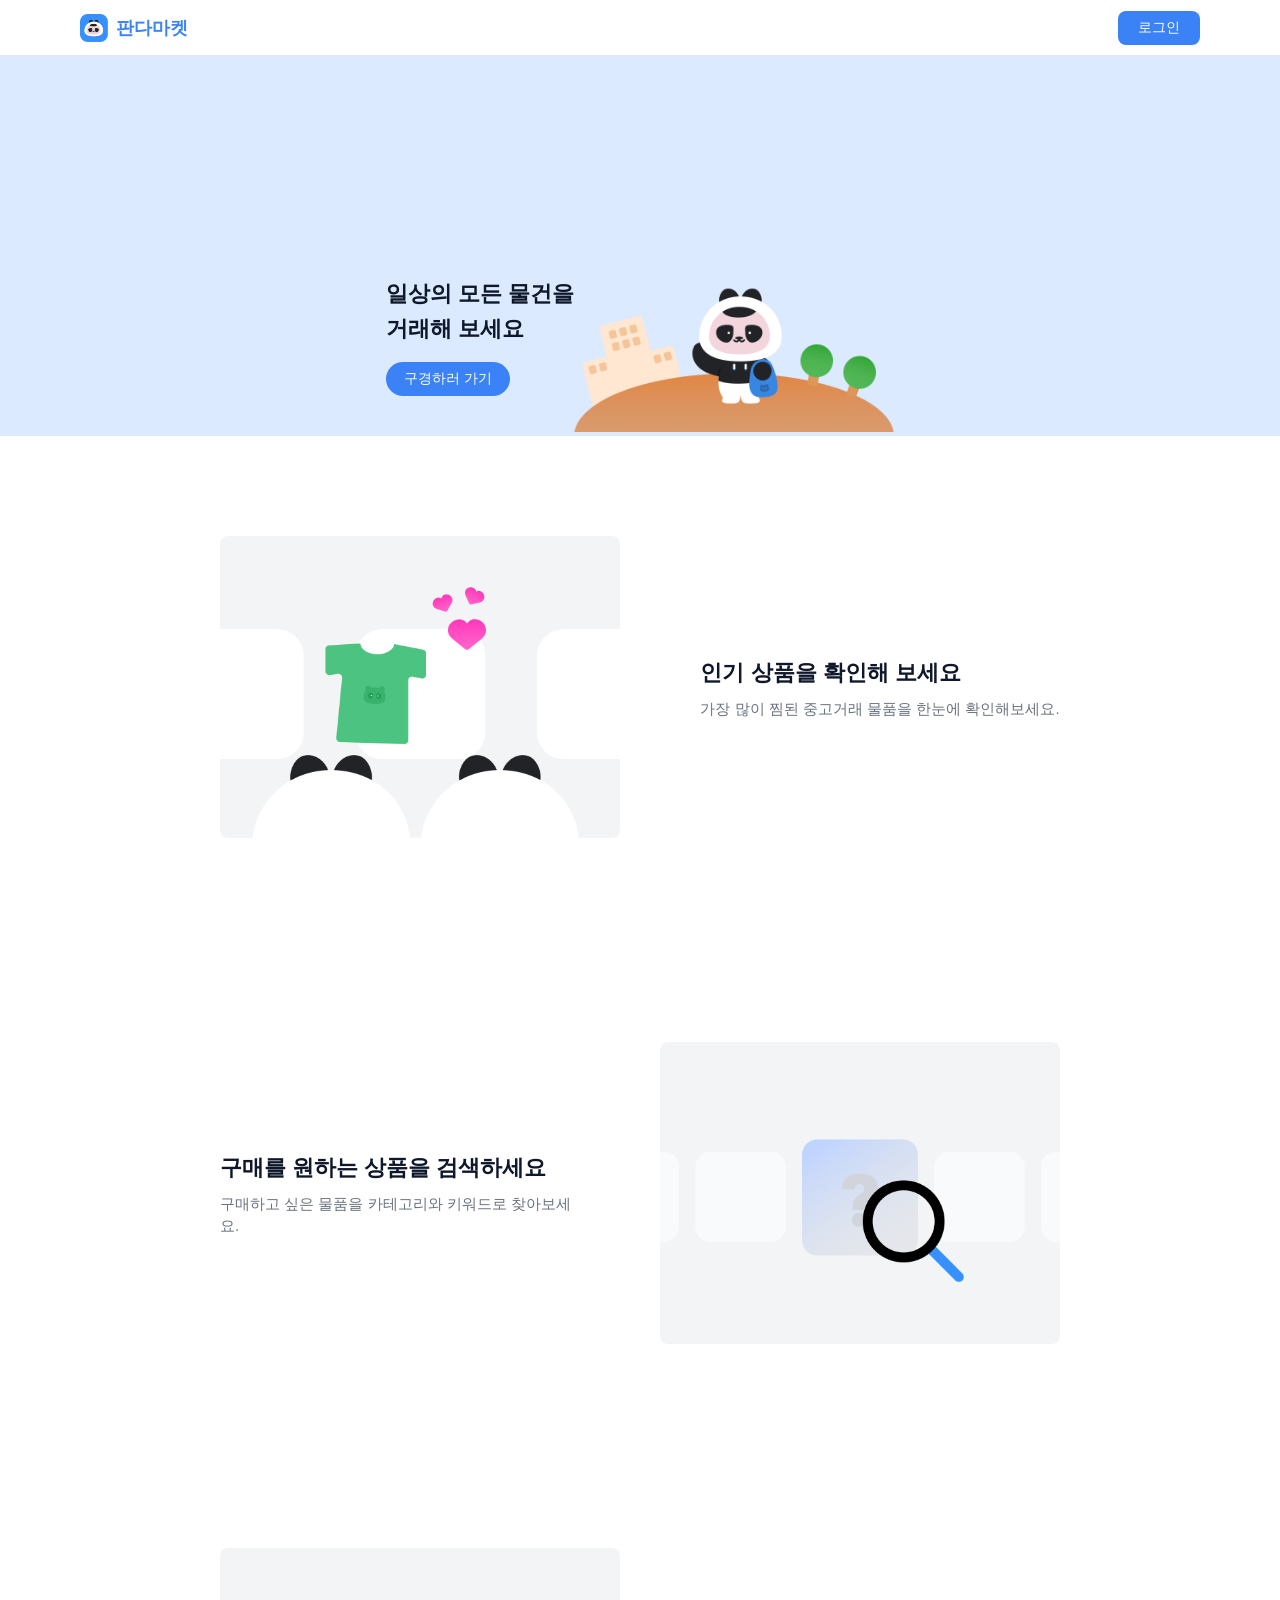
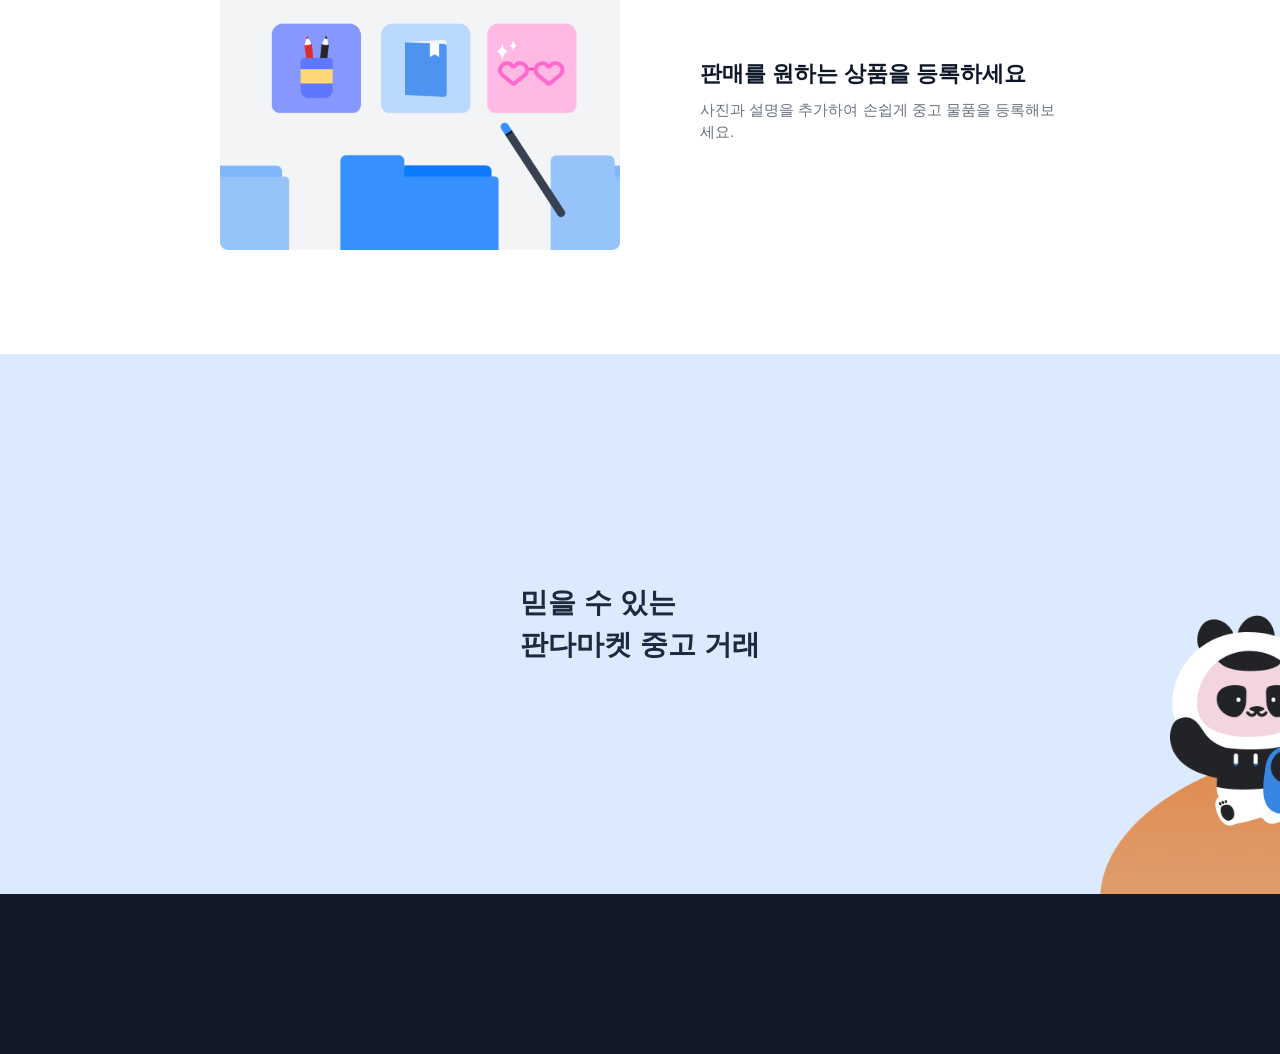
<file: index.html>
<!DOCTYPE html>
<html lang="ko">
<head>
  <meta charset="utf-8" />
  <meta name="viewport" content="width=1920" />
  <title>판다마켓</title>
  <link rel="stylesheet" href="style.css">
</head>
<body>
  <nav>
    <div class="nav-left">
      <img src="logo.png">
      <a class="nav-title" href="/">판다마켓</a>
    </div>
    <a class="nav-btn" href="/login">로그인</a>
  </nav>

  <section class="hero">
    <div class="hero-text">
      <h1>일상의 모든 물건을<br>거래해 보세요</h1>
      <a class="btn" href="/items">구경하러 가기</a>
    </div>
    <div class="hero-image">
      <img src="img1.png">
    </div>
  </section>

  <section class="section">
    <div class="img-box">
      <img src="img3.png">
    </div>
    <div class="text-box">
      <h2>인기 상품을 확인해 보세요</h2>
      <p>가장 많이 찜된 중고거래 물품을 한눈에 확인해보세요.</p>
    </div>
  </section>

  <section class="section reverse">
    <div class="img-box">
      <img src="img4.png">
    </div>
    <div class="text-box">
      <h2>구매를 원하는 상품을 검색하세요</h2>
      <p>구매하고 싶은 물품을 카테고리와 키워드로 찾아보세요.</p>
    </div>
  </section>

  <section class="section">
    <div class="img-box">
      <img src="img5.png">
    </div>
    <div class="text-box">
      <h2>판매를 원하는 상품을 등록하세요</h2>
      <p>사진과 설명을 추가하여 손쉽게 중고 물품을 등록해보세요.</p>
    </div>
  </section>

  <section class="final">
    <div class="final-text">
      <h2>믿을 수 있는<br>판다마켓 중고 거래</h2>
    </div>
    <div class="final-image">
      <img src="img2.png">
    </div>
  </section>

  <div class="bottom-space"></div>
</body>
</html>
</file>
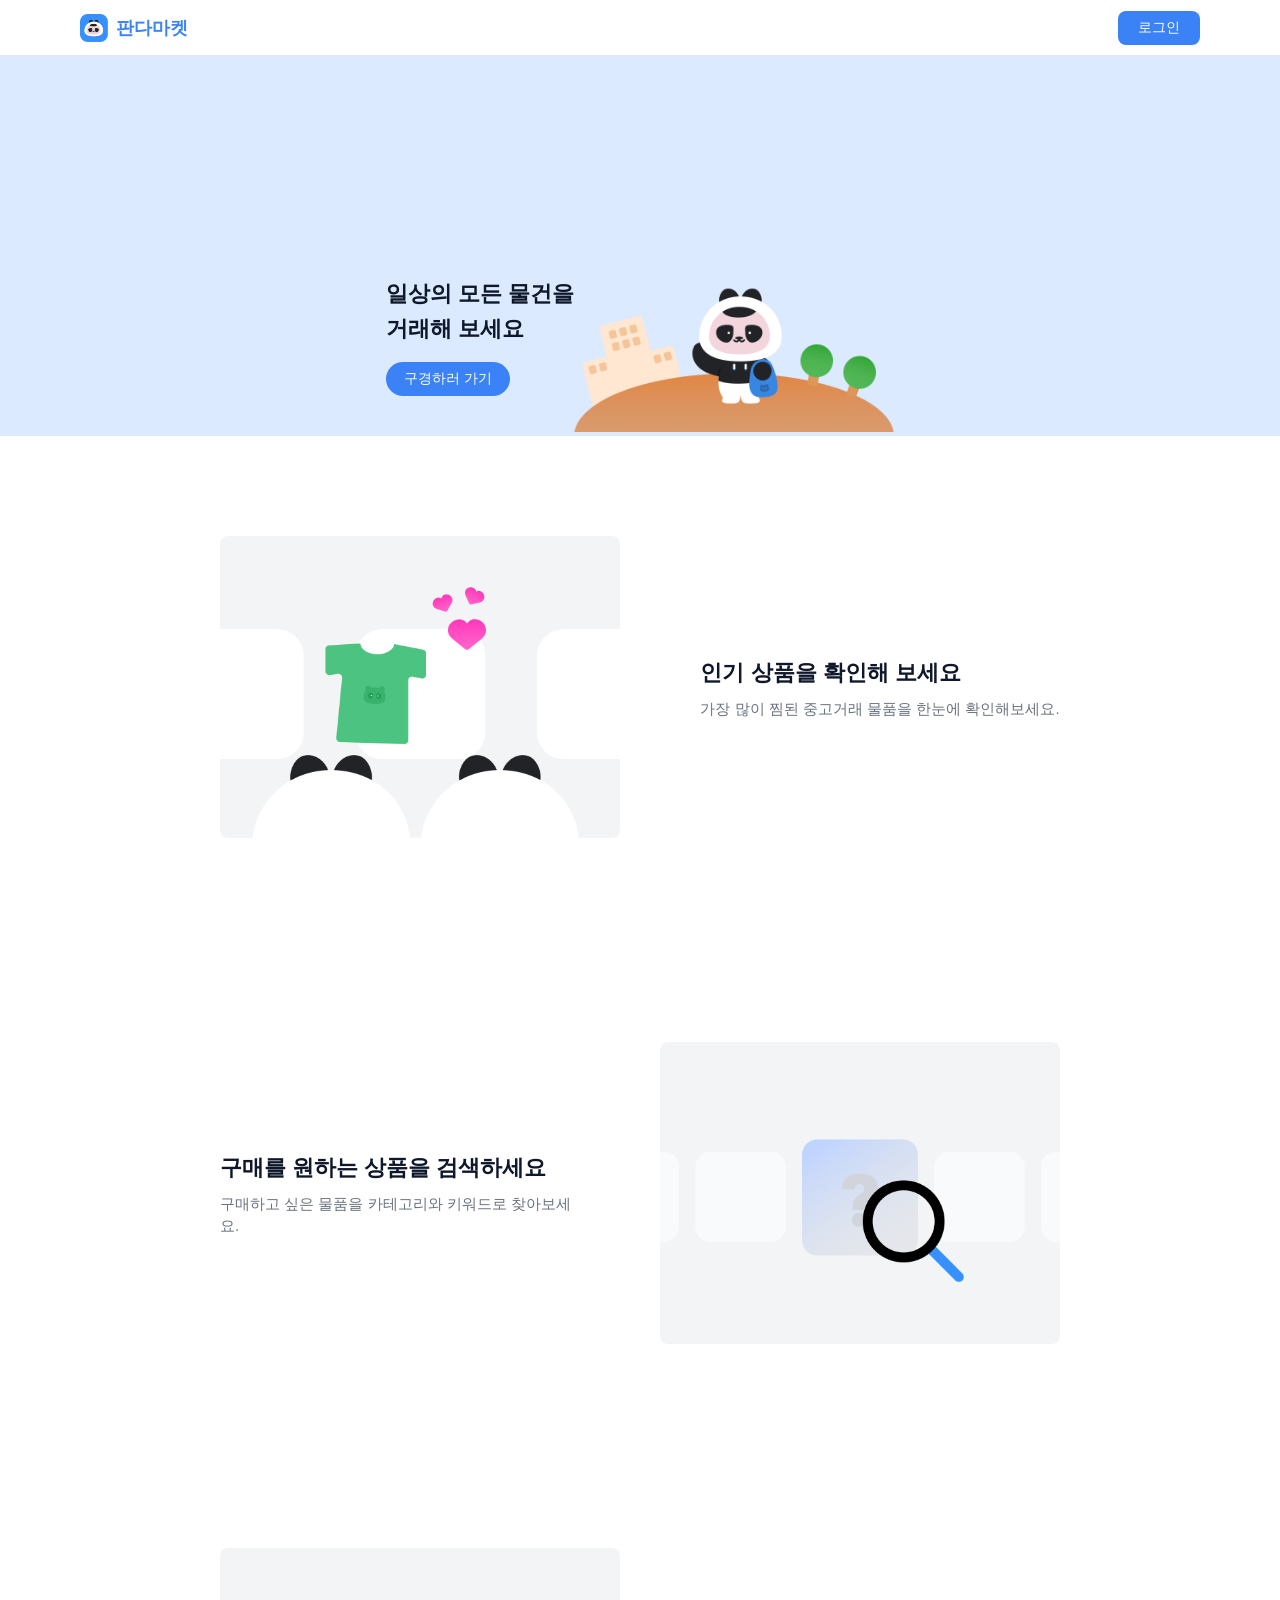
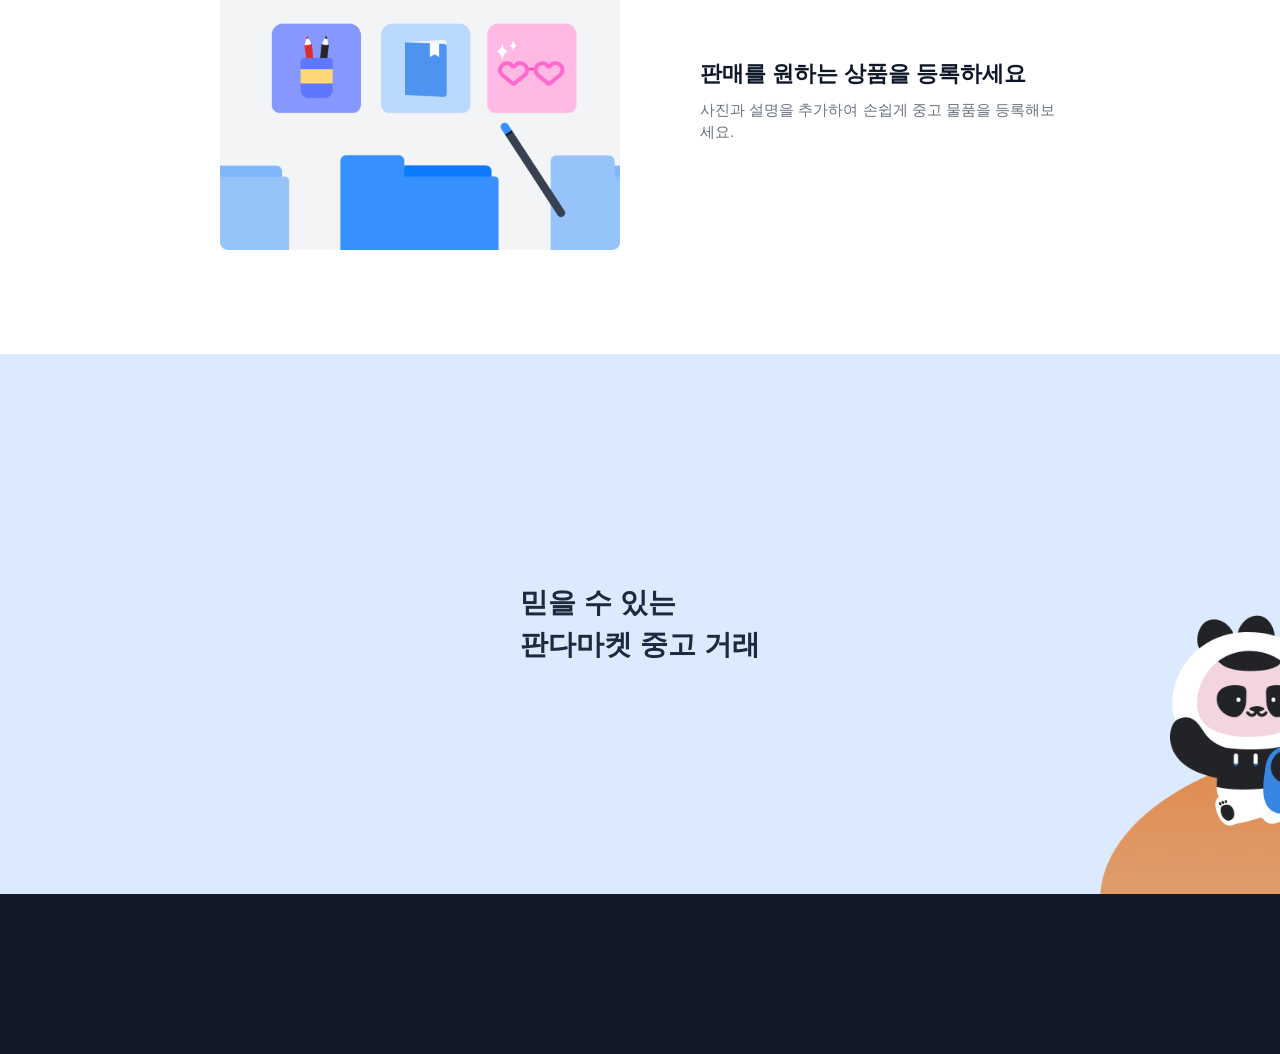
<file: index_final.html>
<!DOCTYPE html>
<html lang="ko">
<head>
  <meta charset="utf-8" />
  <meta name="viewport" content="width=1920" />
  <title>판다마켓</title>
  <link rel="stylesheet" href="style.css">
</head>
<body>
  <nav>
    <div class="nav-left">
      <img src="logo.png">
      <a class="nav-title" href="/">판다마켓</a>
    </div>
    <a class="nav-btn" href="login.html">로그인</a>
  </nav>

  <section class="hero">
    <div class="hero-text">
      <h1>일상의 모든 물건을<br>거래해 보세요</h1>
      <a class="btn" href="/items">구경하러 가기</a>
    </div>
    <div class="hero-image">
      <img src="img1.png">
    </div>
  </section>

  <section class="section">
    <div class="img-box">
      <img src="img3.png">
    </div>
    <div class="text-box">
      <h2>인기 상품을 확인해 보세요</h2>
      <p>가장 많이 찜된 중고거래 물품을 한눈에 확인해보세요.</p>
    </div>
  </section>

  <section class="section reverse">
    <div class="img-box">
      <img src="img4.png">
    </div>
    <div class="text-box">
      <h2>구매를 원하는 상품을 검색하세요</h2>
      <p>구매하고 싶은 물품을 카테고리와 키워드로 찾아보세요.</p>
    </div>
  </section>

  <section class="section">
    <div class="img-box">
      <img src="img5.png">
    </div>
    <div class="text-box">
      <h2>판매를 원하는 상품을 등록하세요</h2>
      <p>사진과 설명을 추가하여 손쉽게 중고 물품을 등록해보세요.</p>
    </div>
  </section>

  <section class="final">
    <div class="final-text">
      <h2>믿을 수 있는<br>판다마켓 중고 거래</h2>
    </div>
    <div class="final-image">
      <img src="img2.png">
    </div>
  </section>

  <div class="bottom-space"></div>
</body>
</html>
</file>
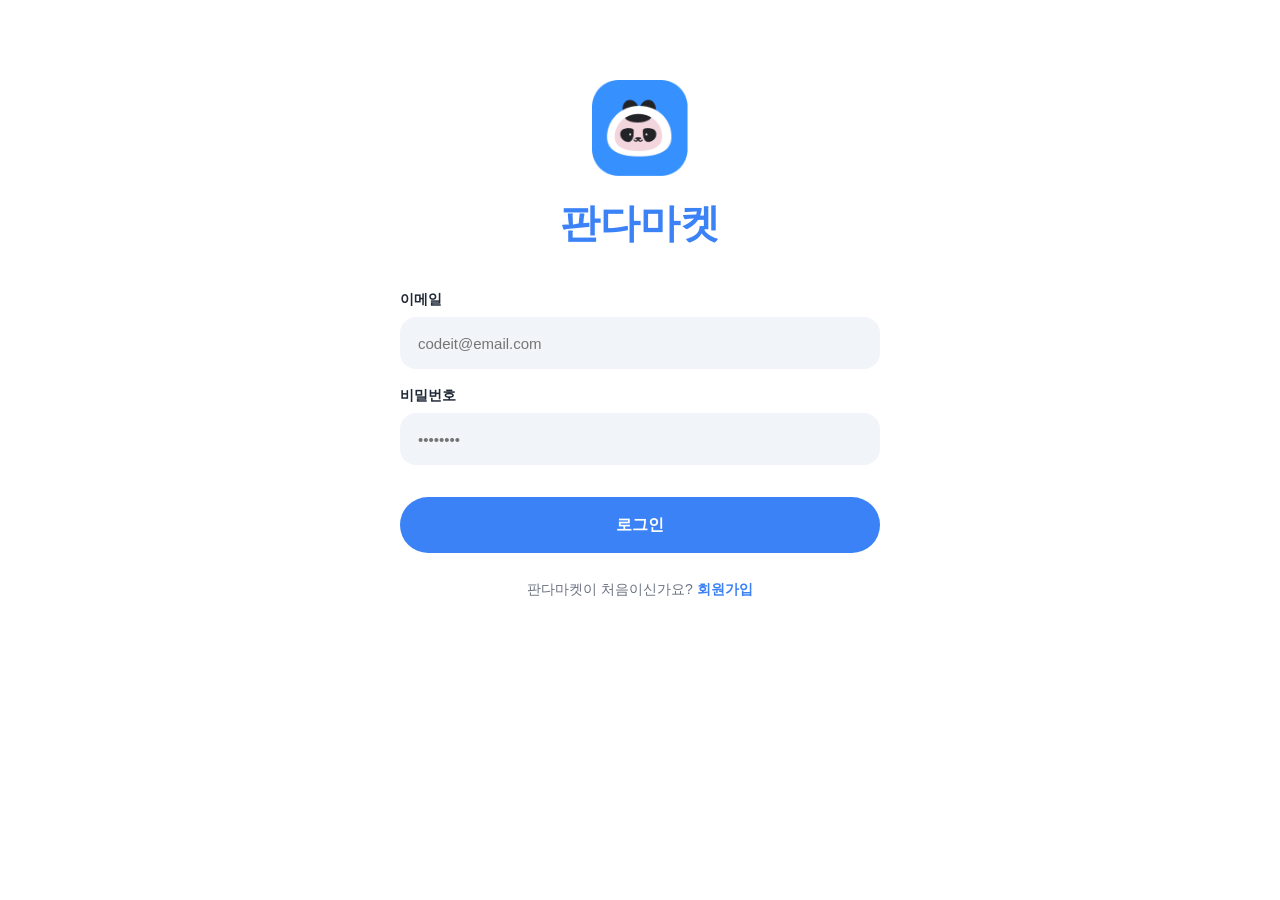
<file: login.html>
<!DOCTYPE html>
<html lang="ko">
<head>
  <meta charset="UTF-8">
  <meta name="viewport" content="width=device-width, initial-scale=1.0">
  <title>로그인 | 판다마켓</title>
  <link rel="stylesheet" href="auth.css">
</head>
<body class="auth-body">
  <div class="auth-container">
    <img class="auth-logo" src="logo.png" alt="판다마켓 로고">
    <h1 class="auth-title">판다마켓</h1>

    <form class="auth-form">
      <label>이메일</label>
      <input type="email" placeholder="codeit@email.com">

      <label>비밀번호</label>
      <input type="password" placeholder="••••••••">

      <a href="login.html" class="auth-btn">로그인</a>
    </form>

    <p class="auth-bottom-text">
      판다마켓이 처음이신가요?
      <a href="signup.html">회원가입</a>
    </p>
  </div>
</body>
</html>
</file>
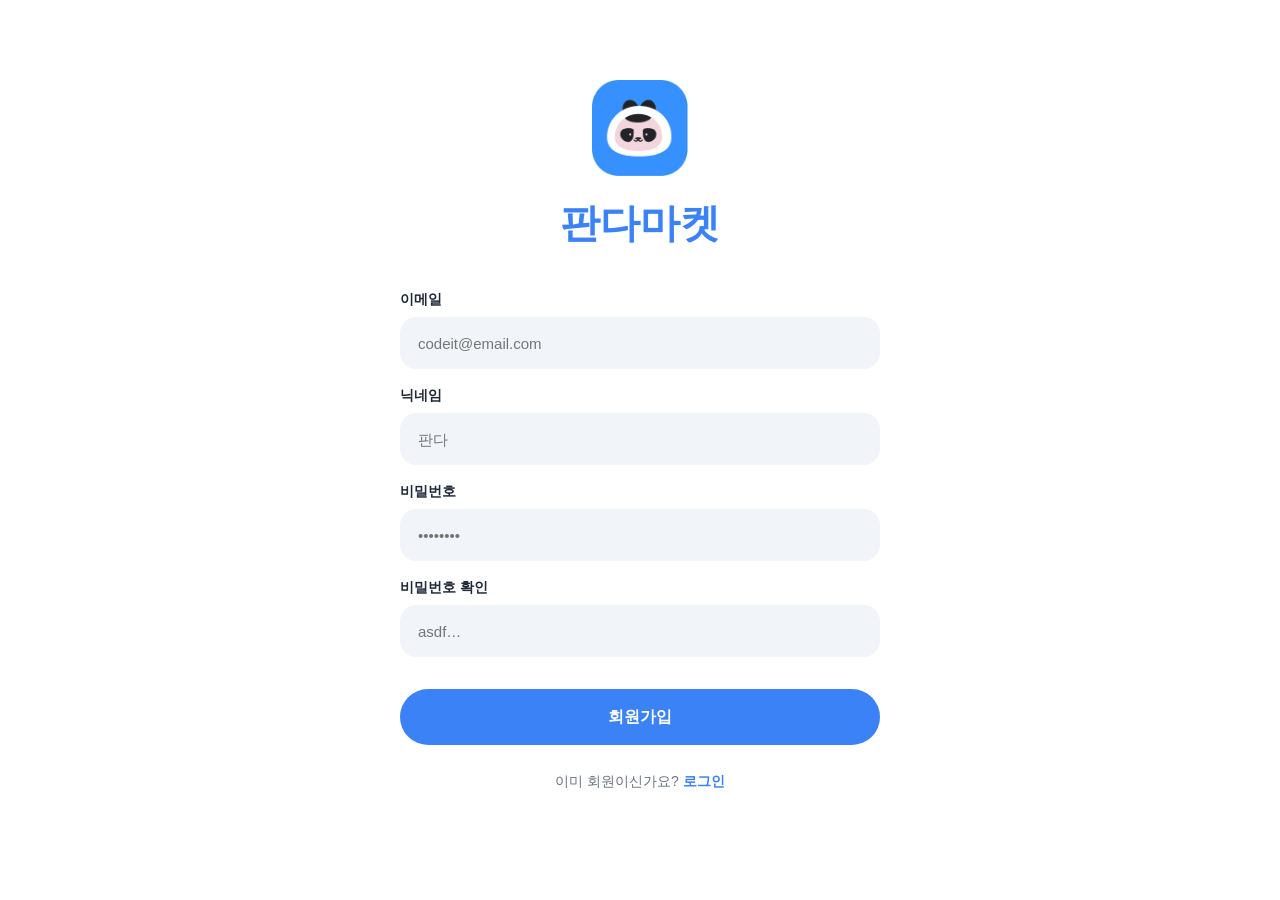
<file: signup.html>
<!DOCTYPE html>
<html lang="ko">
<head>
  <meta charset="UTF-8">
  <meta name="viewport" content="width=device-width, initial-scale=1.0">
  <title>회원가입 | 판다마켓</title>
  <link rel="stylesheet" href="auth.css">
</head>
<body class="auth-body">
  <div class="auth-container">
    <img class="auth-logo" src="logo.png" alt="판다마켓 로고">
    <h1 class="auth-title">판다마켓</h1>

    <form class="auth-form">
      <label>이메일</label>
      <input type="email" placeholder="codeit@email.com">

      <label>닉네임</label>
      <input type="text" placeholder="판다">

      <label>비밀번호</label>
      <input type="password" placeholder="••••••••">

      <label>비밀번호 확인</label>
      <input type="password" placeholder="asdf…">

      <a href="signup.html" class="auth-btn">회원가입</a>
    </form>

    <p class="auth-bottom-text">
      이미 회원이신가요?
      <a href="login.html">로그인</a>
    </p>
  </div>
</body>
</html>
</file>
<file: style.css>
* {
  box-sizing: border-box;
  margin: 0;
  padding: 0;
  font-family: "Noto Sans KR", sans-serif;
}

body {
  width: 100%;
  background: #ffffff;
  color: #0F172A;
  overflow-x: hidden;
}

nav {
  width: 100%;
  height: 56px;
  background: #ffffff;
  display: flex;
  justify-content: space-between;
  align-items: center;
  padding: 0 80px;
  position: sticky;
  top: 0;
  border-bottom: 1px solid #E5E7EB;
}

.nav-left {
  display: flex;
  align-items: center;
  gap: 8px;
}

.nav-left img {
  width: 28px;
  height: 28px;
}

.nav-title {
  font-size: 18px;
  font-weight: 600;
  color: #3B82F6;
  text-decoration: none;
  cursor: pointer;
}

.nav-btn {
  background: #3B82F6;
  color: #ffffff;
  border-radius: 8px;
  padding: 8px 20px;
  font-size: 14px;
  text-decoration: none;
  cursor: pointer;
}

.nav-btn:hover {
  background: #2563EB;
}

.hero {
  display: flex;
  justify-content: center;
  align-items: flex-end;
  background: #DBEAFE;
  height: 380px;
  padding: 80px 220px 0 220px;
}

.hero-text {
  display: flex;
  flex-direction: column;
  justify-content: center;
  align-items: flex-start;
  margin-right: 10px;
  margin-bottom: 40px;
}

.hero-text h1 {
  font-size: 22px;
  font-weight: 600;
  line-height: 1.6;
  margin-bottom: 16px;
}

.btn {
  display: inline-block;
  padding: 8px 18px;
  background: #3B82F6;
  color: #ffffff;
  border-radius: 50px;
  font-size: 14px;
  text-decoration: none;
  cursor: pointer;
}

.btn:hover {
  background: #2563EB;
}

.hero-image img {
  width: 320px;
  height: auto;
  margin-left: -10px;
}

.section {
  display: flex;
  justify-content: center;
  align-items: center;
  gap: 80px;
  padding: 100px 0;
  background: #ffffff;
}

.section.reverse {
  flex-direction: row-reverse;
}

.section img {
  width: 400px;
  height: auto;
}

.text-box {
  max-width: 360px;
}

.text-box h2 {
  font-size: 22px;
  font-weight: 600;
  margin-bottom: 10px;
}

.text-box p {
  font-size: 15px;
  color: #6B7280;
  line-height: 1.5;
}

.final {
  width: 1920px;
  height: 540px;
  background: #DBEAFE;
  display: flex;
  align-items: center;
  justify-content: center;
  position: relative;
}

.final-text {
  position: absolute;
  left: 520px;
  top: 50%;
  transform: translateY(-50%);
  color: #1E293B;
}

.final-text h2 {
  font-size: 28px;
  font-weight: 700;
  line-height: 1.5;
}

.final-image img {
  position: absolute;
  right: 220px;
  bottom: 0;
  width: 600px;
  height: auto;
}

.bottom-space {
  width: 1920px;
  height: 160px;
  background: #111827;
  opacity: 1;
  padding-top: 32px;
  padding-right: 400px;
  padding-bottom: 32px;
  padding-left: 400px;
  gap: 10px;
  margin-top: 0;
}
</file>
<file: auth.css>
* {
  margin: 0;
  padding: 0;
  box-sizing: border-box;
  font-family: "Noto Sans KR", sans-serif;
}

.auth-body {
  background: #ffffff;
  display: flex;
  justify-content: center;
  padding-top: 80px;
}

.auth-container {
  width: 480px;
  text-align: center;
}

.auth-logo {
  width: 96px;
  height: 96px;
}

.auth-title {
  margin-top: 16px;
  font-size: 40px;
  font-weight: 900;
  color: #3B82F6;
  margin-bottom: 40px;
}

.auth-form {
  text-align: left;
  width: 100%;
}

.auth-form label {
  font-size: 14px;
  font-weight: 700;
  color: #1F2937;
  display: block;
  margin-bottom: 8px;
  margin-top: 18px;
}

.auth-form input {
  width: 100%;
  height: 52px;
  background: #F1F5F9;
  border: none;
  border-radius: 16px;
  padding: 0 18px;
  font-size: 15px;
}

.auth-btn {
  margin-top: 32px;
  width: 100%;
  height: 56px;
  background: #3B82F6;
  color: #ffffff;
  display: block;
  border-radius: 999px;
  text-align: center;
  line-height: 56px;
  font-size: 16px;
  font-weight: 700;
  text-decoration: none;
}

.auth-btn:hover {
  background: #2563EB;
}

.auth-bottom-text {
  margin-top: 28px;
  font-size: 14px;
  color: #6B7280;
  text-align: center;
}

.auth-bottom-text a {
  color: #3B82F6;
  font-weight: 700;
  text-decoration: none;
}

.auth-bottom-text a:hover {
  text-decoration: underline;
}
</file>
